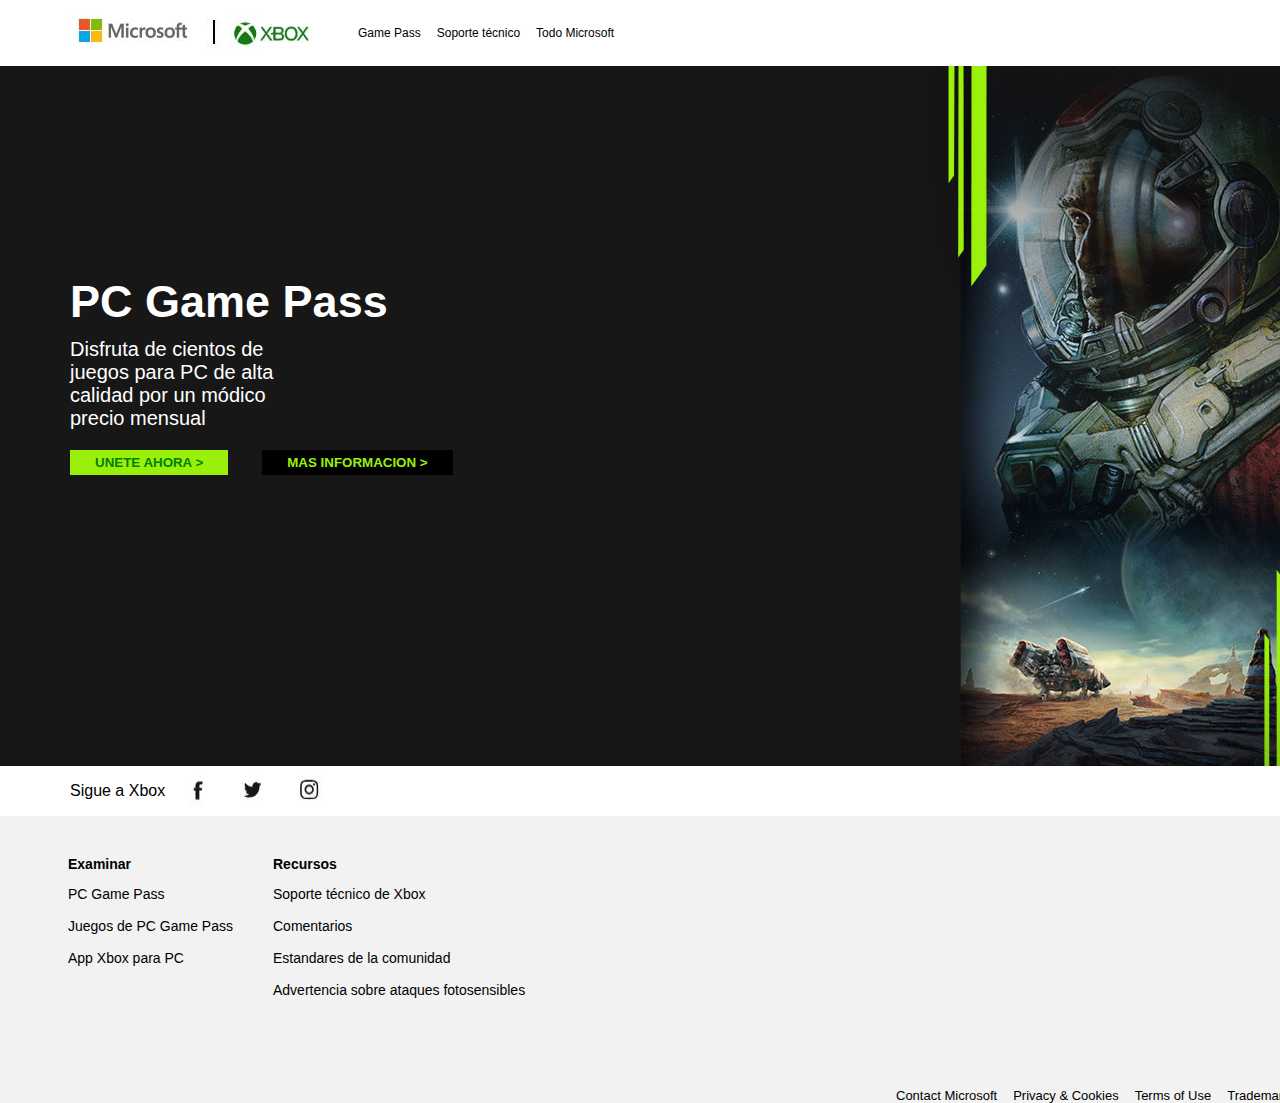
<file: index.html>
<!DOCTYPE html>
<html lang="en">
<head>
    <link rel="stylesheet" href="estilo.css">
    <title>Document</title>
</head>
<body class="todo" >
    <header class="encabezado">
        <img src="logo.JPG">
        <ul class="menu">
            <li>Game Pass</li>
            <li>Soporte técnico</li>
            <li>Todo Microsoft</li>
        </ul>
    </header>
    <section>
        <article class="contenedor">
            <h1>PC Game Pass</h1>
            <p>Disfruta de cientos de juegos para PC de alta calidad por un módico precio mensual</p>
            <span class="botones">
                <button class="boton1">UNETE AHORA ></button>
                <button class="boton2">MAS INFORMACION ></button>
            </span>
        </article>
        <nav class="redes">
                <p>Sigue a Xbox</p>
                <img src="facebook.JPG">
                <img src="twitter.JPG">
                <img src="instagram.JPG">
        </nav>
        <span class="inferior">
            <ul class="lista1">
                <p style="font-weight: bold;">Examinar</p>
                <li>PC Game Pass</li>
                <li>Juegos de PC Game Pass</li>
                <li>App Xbox para PC</li>
            </ul>
            <ul class="lista2">
                <p style="font-weight: bold;">Recursos</p>
                <li>Soporte técnico de Xbox</li>
                <li>Comentarios</li>
                <li>Estandares de la comunidad</li>
                <li>Advertencia sobre ataques fotosensibles</li>
            </ul>
        </span>
        <footer >
            <ul class="menufinal">
                <li>Contact Microsoft</li>
                <li>Privacy & Cookies</li>
                <li>Terms of Use</li>
                <li>Trademarks</li>
                <li>About our ads</li>
                <li>Microsoft 2024</li>
            </ul>
        </footer>
    </section>
</body>
</html>
</file>
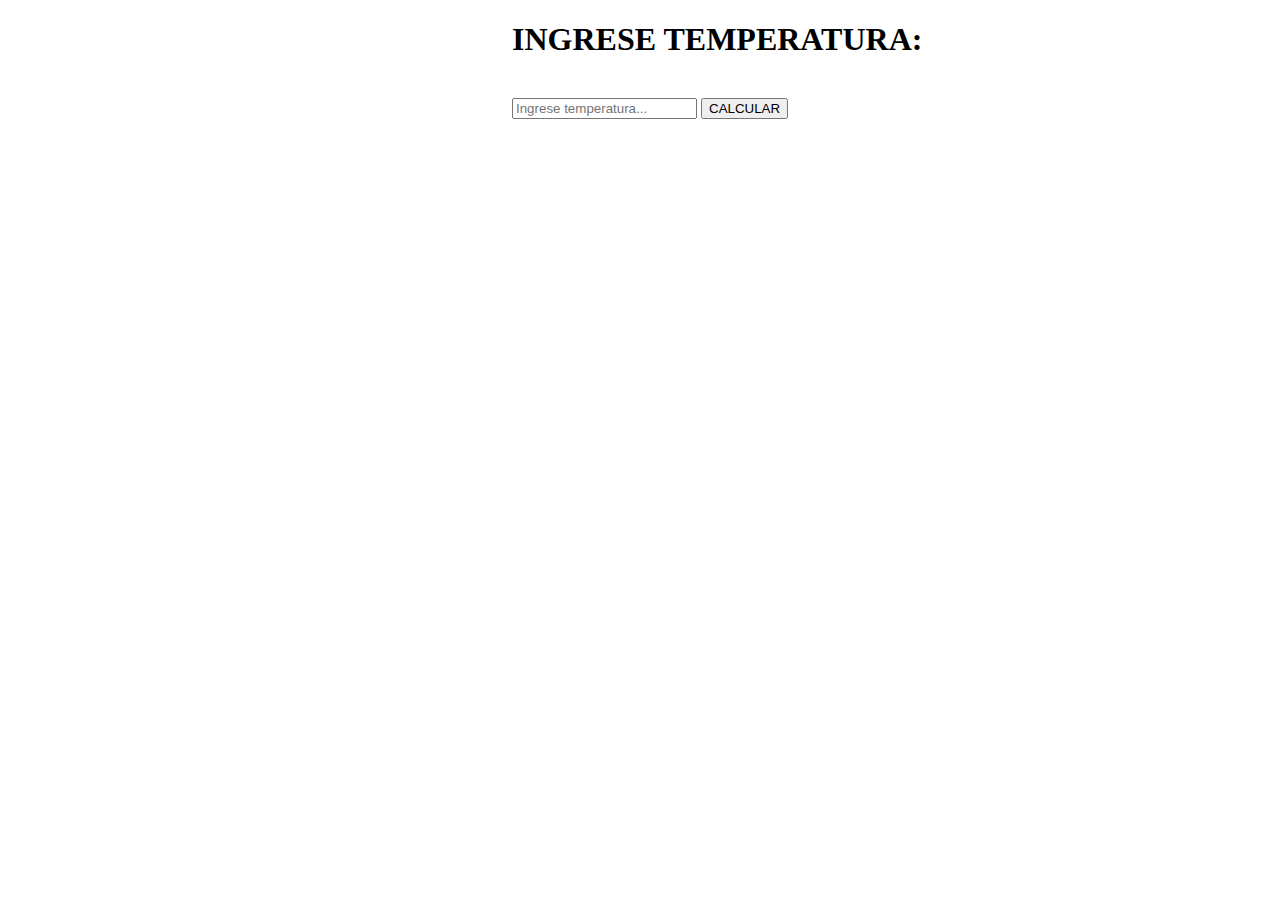
<file: index2.html>
<!DOCTYPE html>
<html lang="en">
<head>
    <script src="script.js"></script>
    <title>Document</title>
</head>
<body style="margin-left: 40%;">
    <h1>INGRESE TEMPERATURA:</h1>
    <br>
    <input type="text" id="temperatura" placeholder="Ingrese temperatura...">
    <button onclick="temperatura()">CALCULAR</button>
</body>
</html>
</file>
<file: estilo.css>
.encabezado{
    display: flex;
    margin-left: 70px;
    margin-top: 10px;
    margin-bottom: -20px;
}
.menu{
    display: flex;
    list-style-type: none;
    white-space: nowrap;
}
.menu li{
    margin-right: 1rem;
    font-family: 'Segoe UI', Tahoma, Geneva, Verdana, sans-serif;
    font-size: 12px;

}
.todo{
    margin: 0px;
    padding: 0px;
}
.contenedor{
    background-image: url(banner.jpg);
    height: 700px;
    padding-left: 70px;
    margin-top: 0px;

}
.contenedor h1{
    font-family: 'Segoe UI', Tahoma, Geneva, Verdana, sans-serif;
    font-weight: bold;
    color: white;
    font-size: 45px;
    padding-top: 210px;
    margin-bottom: -10px;
    
    
}
.contenedor p{
    color: white;
    font-family: 'Segoe UI', Tahoma, Geneva, Verdana, sans-serif;
    font-size: 20px;
    margin-right: 80%;
}
.botones button
{
    margin-right: 30px;
}
.boton1{
    background-color: #9bf00b;
    color: green;
    font-weight: bolder;
    font-family: 'Segoe UI', Tahoma, Geneva, Verdana, sans-serif;
    padding: 5px;
    padding-left: 25px;
    padding-right: 25px;
    border: none;

    
}
.boton2{
    background-color: black;
    color: #9bf00b;
    font-family: 'Segoe UI', Tahoma, Geneva, Verdana, sans-serif;
    font-weight: bolder;
    padding: 5px;
    padding-left: 25px;
    padding-right: 25px;
    border: none;
}
.redes{
    display: flex;
    margin-left: 70px;
    font-family: 'Segoe UI', Tahoma, Geneva, Verdana, sans-serif;
}
.redes p{
    margin-right: 1rem;
}
.redes img{
    margin-right: 1rem;
}
.inferior{
    background-color: #F2F2F2;
    display: flex;
    padding-left: 28px;

}
.lista1{
    list-style-type: none;
    font-family: 'Segoe UI', Tahoma, Geneva, Verdana, sans-serif;
    font-size: 14px;
    font-weight: lighter;
    padding-top: 0px;
}
.lista1 p{
    padding-top: 12px;
}
.lista1 li{
    padding-bottom: 1rem;
}
.lista2 li{
    padding-bottom: 1rem;
}
.lista2 p{
    padding-top: 12px;
}
.lista2
{
    list-style-type: none;
    font-family: 'Segoe UI', Tahoma, Geneva, Verdana, sans-serif;
    font-size: 14px;
    font-weight: lighter;
}
.menufinal{
    display: flex;
    white-space: nowrap;
    list-style-type:none ;
    background-color: #F2F2F2;
    height: 60px;
    margin-top: 0px;
    padding-left: 70%;
    padding-top: 60px;
    max-height: max-content;
    margin-bottom: 0px;
}
.menufinal li{
    font-family: 'Segoe UI', Tahoma, Geneva, Verdana, sans-serif;
    font-size: 13px;
    font-weight: lighter;
    margin-right: 1rem;
    height: max-content;
}
</file>
